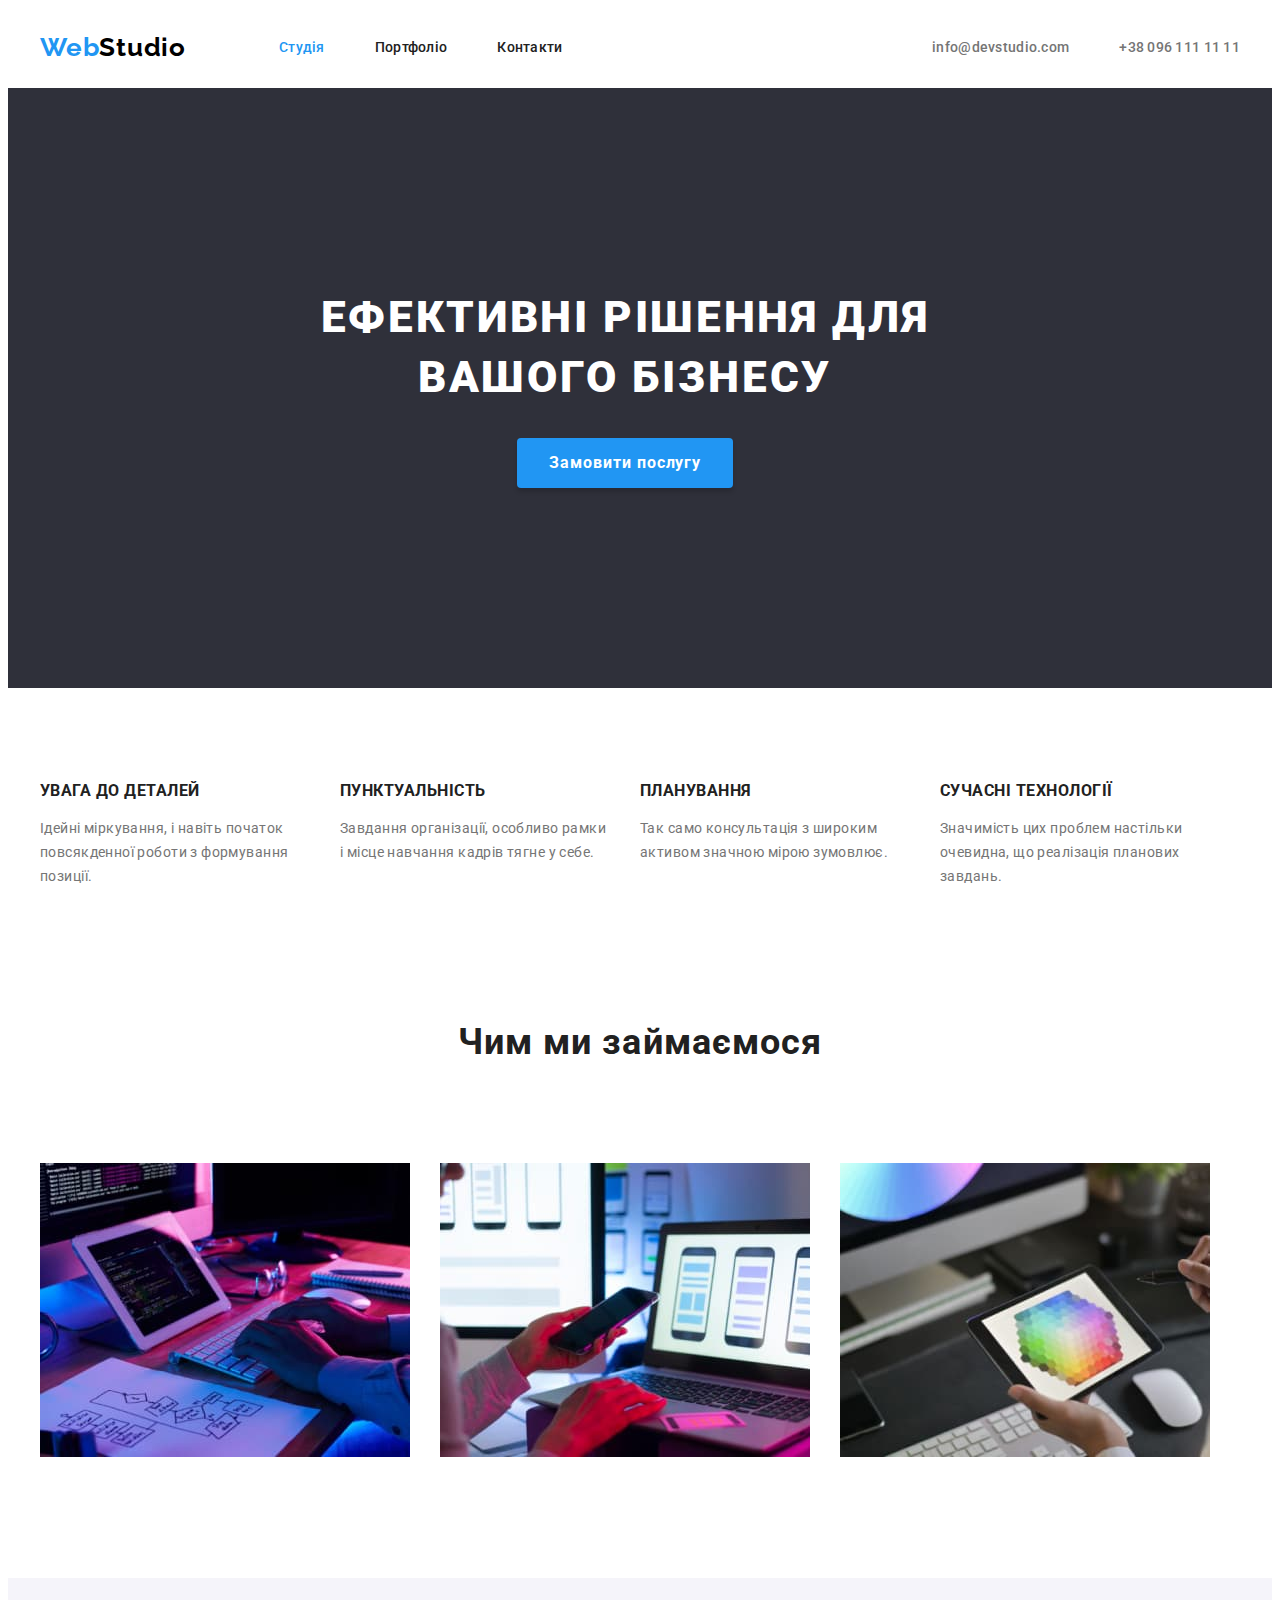
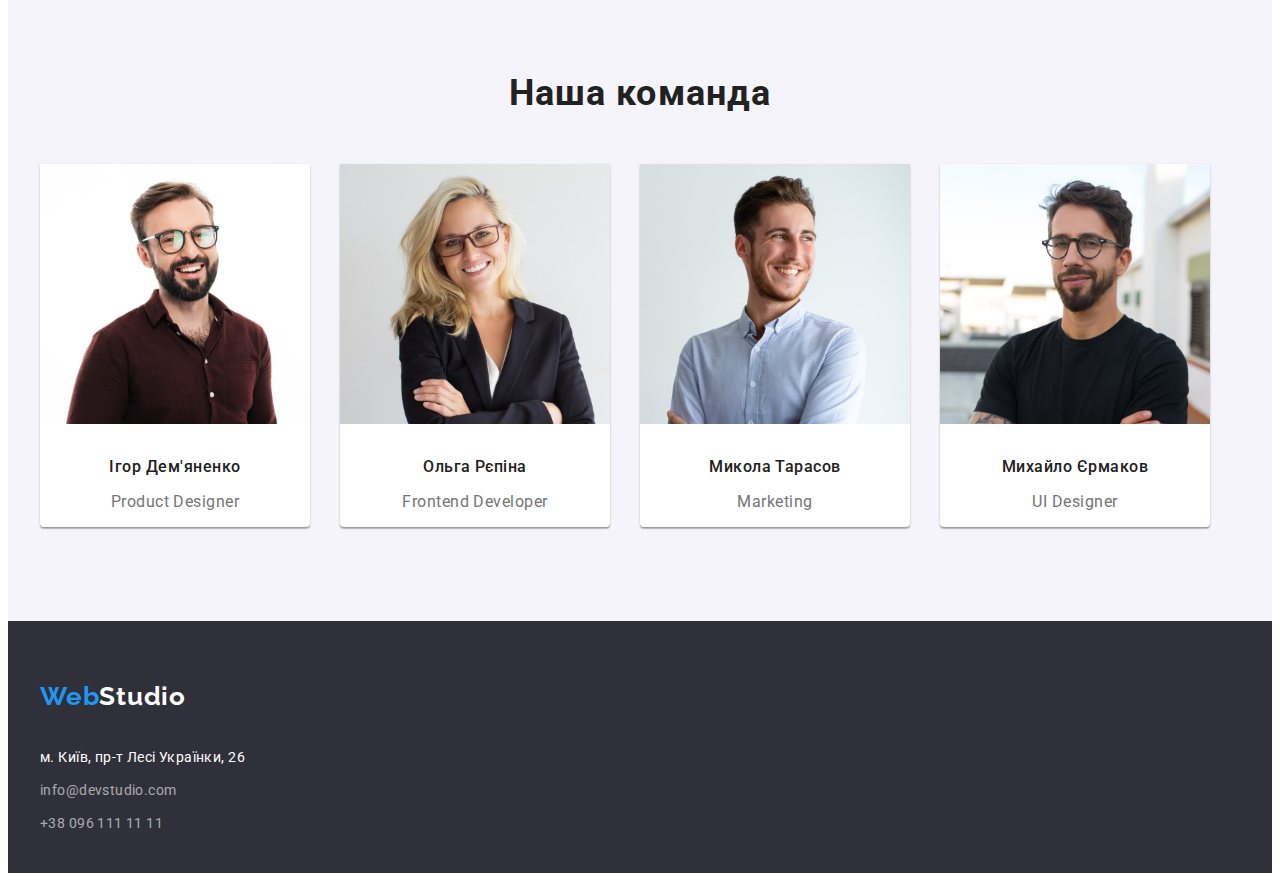
<file: index.html>
<!DOCTYPE html>
<html lang="en">
<head>
    <meta charset="UTF-8">
    <meta http-equiv="X-UA-Compatible" content="IE=edge">
    <meta name="viewport" content="width=device-width, initial-scale=1.0">
    <title>Document</title>
    <link rel="stylesheet" href="./css/styles.css" type="text/css">
    <link rel="preconnect" href="https://fonts.googleapis.com">
    <link rel="preconnect" href="https://fonts.gstatic.com" crossorigin>
    <link href="https://fonts.googleapis.com/css2?family=Raleway:wght@700&family=Roboto:wght@400;500;700;900&family=Tangerine:wght@700&display=swap" rel="stylesheet"> 
    <link rel="preconnect" href="https://fonts.googleapis.com">
    <link rel="preconnect" href="https://fonts.gstatic.com" crossorigin>
    <link href="https://fonts.googleapis.com/css2?family=Roboto:wght@400;500;700;900&family=Tangerine:wght@700&display=swap" rel="stylesheet"> 
</head>
<body>
    <header>
        <div class="container">
            <nav class="main-nav">
                <a href="" class="icon"><span>Web</span>Studio</a>
                <ul class="list">
                    <li class="list-item"><a href="./index.html" class="item current">Студія</a></li>
                    <li class="list-item"><a href="./portfolio.html" class="item">Портфоліо</a></li>
                    <li class="list-item"><a href="./portfolio.html" class="item">Контакти</a></li>
                </ul>
            </nav>
            <a href="mailto:info@devstudio.com" class="link">info@devstudio.com</a>
            <a href="tel:+380961111111" class="link">+38 096 111 11 11</a>
        </div>
    </header>
    <main>
            <section class="section-one">
                <div class="container-two">
                <h1>Ефективні рішення для вашого бізнесу</h1>
                <button class="batton-one" type="button">Замовити послугу</button>
            </div>
            </section>
        <section class="section-two">
            <div class="container-two">
                <h2 class="section-title">Заголовок</h2>
                <ul class="section-two-list">
                    <div class="div-container">
                        <li class="text-item">
                            <h3 class="section-two-title">УВАГА ДО ДЕТАЛЕЙ</h3>
                            <p class="section-two-text">Ідейні міркування, і навіть початок повсякденної роботи з формування позиції.</p>
                        </li>
                        <li class="text-item">
                            <h3 class="section-two-title">ПУНКТУАЛЬНІСТЬ</h3>
                            <p class="section-two-text">Завдання організації, особливо рамки і місце навчання кадрів тягне у себе.</p>
                        </li>
                        <li class="text-item">
                            <h3 class="section-two-title">ПЛАНУВАННЯ</h3>
                            <p class="section-two-text">Так само консультація з широким активом значною мірою зумовлює.</p>
                        </li>
                        <li class="text-item">
                            <h3 class="section-two-title">СУЧАСНІ ТЕХНОЛОГІЇ</h3>
                            <p class="section-two-text">Значимість цих проблем настільки очевидна, що реалізація планових завдань.</p>
                        </li>
                    </div>
                    
                </ul>
            </div>
            
        </section>
        <section id="studio" class="section-three">
            <div class="container-two">
                <h2 class="section-three-title">Чим ми займаємося</h2>
                <ul class="section-three-list">
                    <li class="list-image"><img class="section-three-image" src="./images/img.jpg" width="370" alt="Клавіатура"></li>
                    <li class="list-image"><img class="section-three-image" src="./images/img(1).jpg" width="370" alt="Телефон"></li>
                    <li class="list-image"><img class="section-three-image" src="./images/img(2).jpg" width="370" alt="Планшет"></li>
                </ul>
            </section>
            <section class="section-four">
                <div class="container-two">
                    <h2 class="section-four-title">Наша команда</h2>
                    <ul class="section-four-list">
                     <li class="list-name">
                         <img class="section-four-image" src="./images/img1.jpg" width="270" alt="Ігор Дем'яненко">
                         <h3 class="name">Ігор Дем'яненко</h3>
                         <p class="profession">Product Designer</p>
                     </li>
                     <li class="list-name">
                         <img class="section-four-image" src="./images/img2(1).jpg" width="270" alt="Ольга Рєпіна">
                         <h3 class="name">Ольга Рєпіна</h3>
                         <p class="profession">Frontend Developer</p>
                     </li>
                     <li class="list-name">
                         <img class="section-four-image" src="./images/img3(2).jpg" width="270" alt="Микола Тарасов">
                         <h3 class="name">Микола Тарасов</h3>
                         <p class="profession">Marketing</p>
                     </li>
                     <li class="list-name">
                         <img class="section-four-image" src="./images/img4(3).jpg" width="270" alt="Михайло Єрмаков">
                         <h3 class="name">Михайло Єрмаков</h3>
                         <p class="profession">UI Designer</p>
                     </li>
                    </ul> 
                 </div>
                </div>
               
            
            </section>
    </main> 
    <footer id="contacts">
        <div class="container-two">
            <a href="./index.html" class="icon-two web-link"><span>Web</span><span class="webstudio">Studio</span></a>
            <address>
                <ul class="address-list">
                    <li><a class="address" href="/" target="_blank" rel="noopener noreferrer">м. Київ, пр-т Лесі Українки, 26</a></li>
                    <li><a class="mail" href="mailto:info@devstudio.com">info@devstudio.com</a></li>
                    <li><a class="tel" href="tel:+380961111111">+38 096 111 11 11</a></li>
                </ul>
            </address>
        </div>
    </footer>
</body>
</html>
</file>
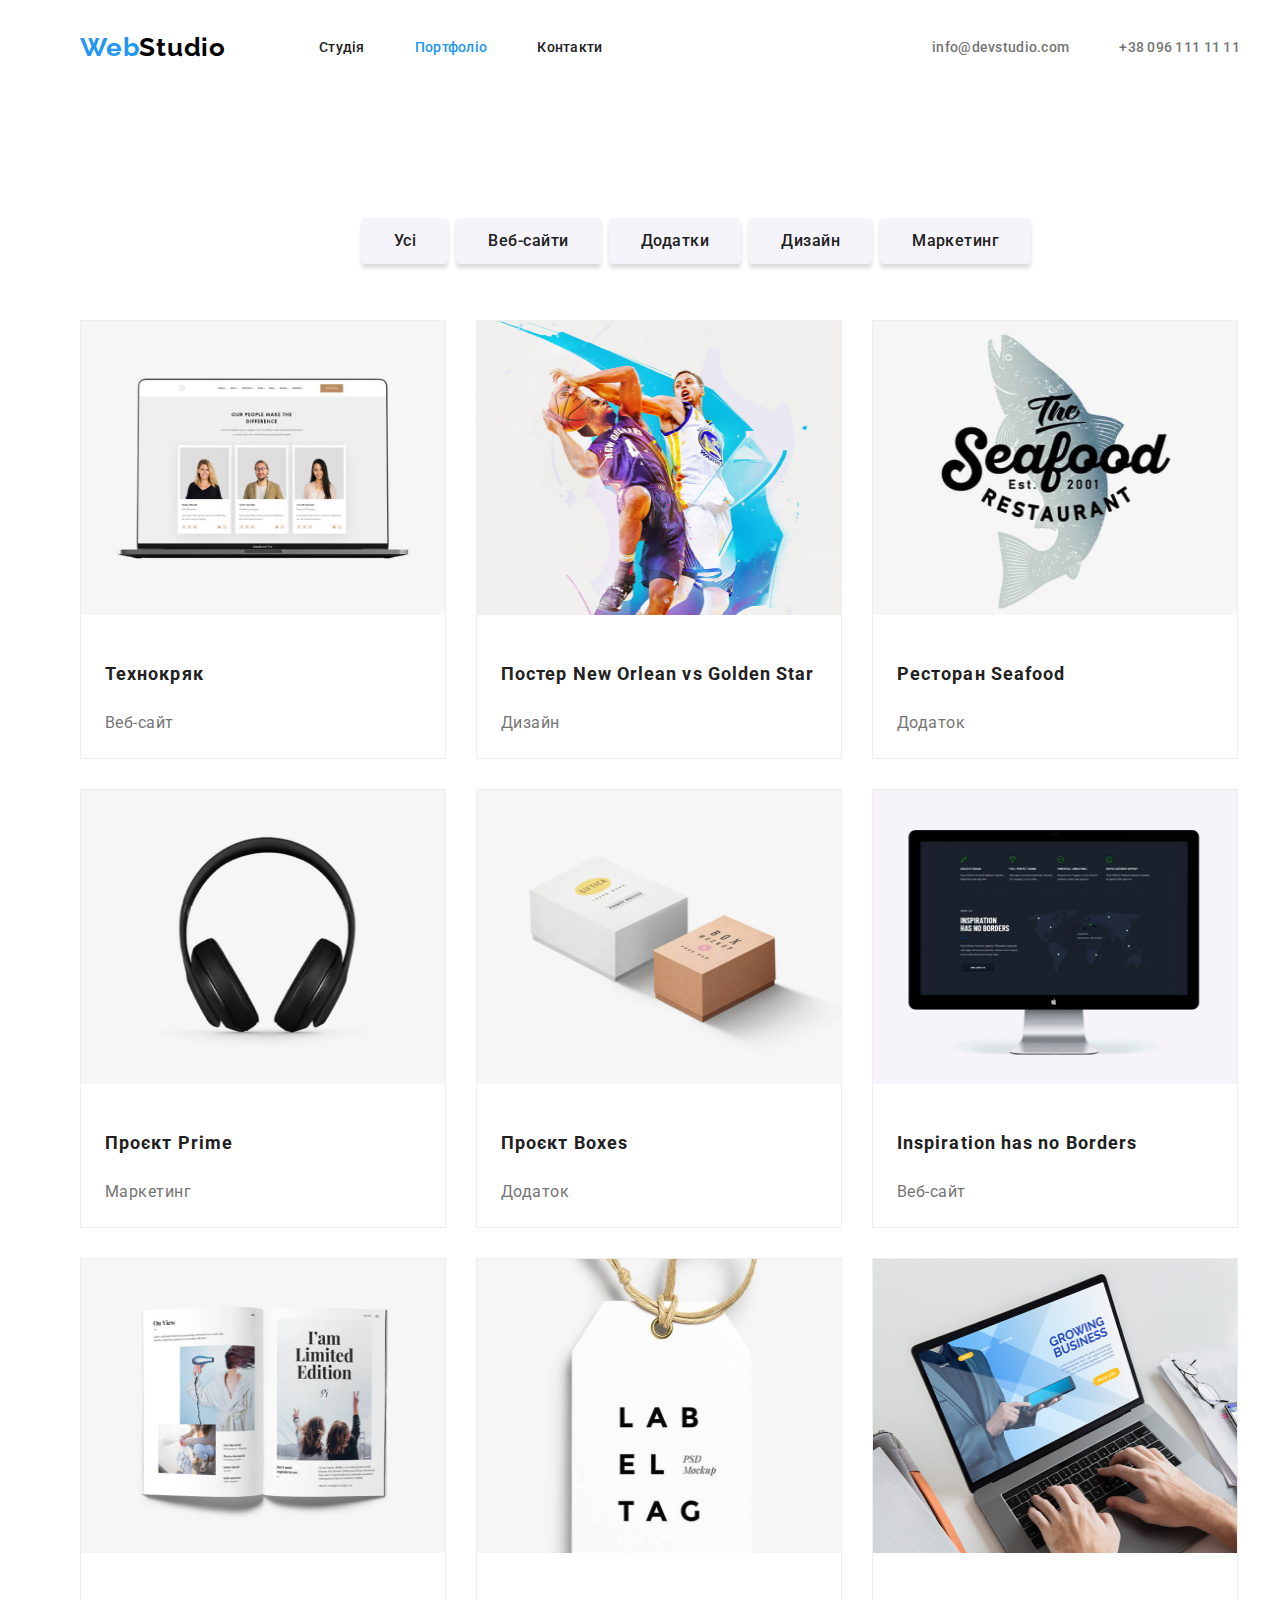
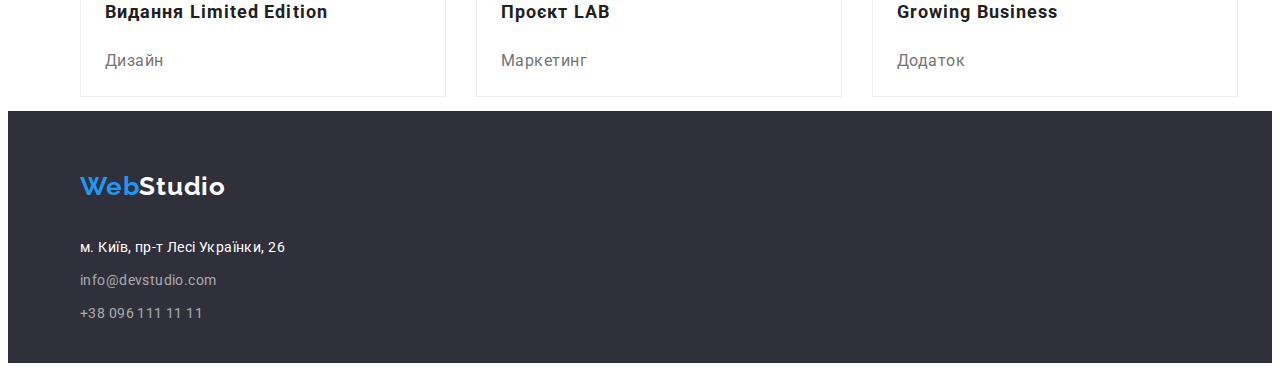
<file: portfolio.html>
<!DOCTYPE html>
<html lang="en">
<head>
    <meta charset="UTF-8">
    <meta http-equiv="X-UA-Compatible" content="IE=edge">
    <meta name="viewport" content="width=device-width, initial-scale=1.0">
    <title>Document</title>
    <link rel="stylesheet" href="./css/styles.css" type="text/css">
    <link rel="preconnect" href="https://fonts.googleapis.com">
    <link rel="preconnect" href="https://fonts.gstatic.com" crossorigin>
    <link href="https://fonts.googleapis.com/css2?family=Raleway:wght@700&family=Roboto:wght@400;500;700;900&family=Tangerine:wght@700&display=swap" rel="stylesheet"> 
    <link rel="preconnect" href="https://fonts.googleapis.com">
    <link rel="preconnect" href="https://fonts.gstatic.com" crossorigin>
    <link href="https://fonts.googleapis.com/css2?family=Roboto:wght@400;500;700;900&family=Tangerine:wght@700&display=swap" rel="stylesheet">
</head>
<body>
    <header class="header-cont">
        <div class="container">
            <nav class="main-nav">
                <a href="" class="icon icon-ter"><span>Web</span>Studio</a>
                <ul class="list">
                    <li class="list-item"><a href="./index.html" class="item">Студія</a></li>
                    <li class="list-item"><a href="#portfolio" class="item current">Портфоліо</a></li>
                    <li class="list-item"><a href="#contacts" class="item">Контакти</a></li>
                </ul>
            </nav>
            <a href="mailto:info@devstudio.com" class="link">info@devstudio.com</a>
            <a href="tel:+380961111111" class="link">+38 096 111 11 11</a>
        </div>
    </header>
    <main>
        <div class="container-two">
            <div class="portfolio-list">
                <div><button class="portfolio-item button-two" type="button">Усі</button></div>
                <div><button class="portfolio-item button-two" type="button">Веб-сайти</button></div>
                <div><button class="portfolio-item button-two" type="button">Додатки</button></div>
                <div><button class="portfolio-item button-two" type="button">Дизайн</button></div>
                <div><button class="portfolio-item button-two button-mark" type="button">Маркетинг</button></div>
            </div>    
            <ul id="portfolio" class="portfolio-image-list">
                <li class="image-list-port">
                    <img class="portfolio-image" src="./images/1img.jpg" alt="Технокряк">
                    <p class="portfolio-title">Технокряк</p>
                    <p class="portfolio-title-two">Веб-сайт</p>
                </li>
                <li class="image-list-port">
                    <img class="portfolio-image" src="./images/2img(1).jpg" alt="Постер New Orlean vs Golden Star">
                    <p class="portfolio-title">Постер New Orlean vs Golden Star</p>
                    <p class="portfolio-title-two">Дизайн</p>
                </li>
                <li class="image-list-port">
                    <img class="portfolio-image" src="./images/3img(2).jpg" alt="Ресторан Seafood">
                    <p class="portfolio-title">Ресторан Seafood</p>
                    <p class="portfolio-title-two">Додаток</p>
                </li>
                <li class="image-list-port">
                    <img class="portfolio-image" src="./images/4img(3).jpg" alt="Проєкт Prime">
                    <p class="portfolio-title">Проєкт Prime</p>
                    <p class="portfolio-title-two">Маркетинг</p>
                </li>
                <li class="image-list-port">
                    <img class="portfolio-image" src="./images/5img(4).jpg" alt="Проєкт Boxes">
                    <p class="portfolio-title">Проєкт Boxes</p>
                    <p class="portfolio-title-two">Додаток</p>
                </li>
                <li class="image-list-port">
                    <img class="portfolio-image" src="./images/6img(5).jpg" alt="Inspiration has no Borders">
                    <p class="portfolio-title">Inspiration has no Borders</p>
                    <p class="portfolio-title-two">Веб-сайт</p>
                </li>
                <li class="image-list-port imagess">
                    <img class="portfolio-image" src="./images/7img(6).jpg" alt="Видання Limited Edition">
                    <p class="portfolio-title">Видання Limited Edition</p>
                    <p class="portfolio-title-two">Дизайн</p>
                </li>
                <li class="image-list-port imagess">
                    <img class="portfolio-image" src="./images/8img(7).jpg" alt="Проєкт LAB">
                    <p class="portfolio-title">Проєкт LAB</p>
                    <p class="portfolio-title-two">Маркетинг</p>
                </li>
                <li class="image-list-port imagess">
                    <img class="portfolio-image" src="./images/9img(8).jpg" alt="Growing Business">
                    <p class="portfolio-title">Growing Business</p>
                    <p class="portfolio-title-two">Додаток</p>
                </li>
            </ul>
        </div>
        
    </main>
    <footer id="contacts">
        <div class="container-two">
            <a href="./index.html" class="icon-two web-link icon-ter"><span>Web</span><span class="webstudio">Studio</span></a>
            <address>
                <ul class="address-list">
                    <li><a class="address icon-ter" href="/" target="_blank" rel="noopener noreferrer">м. Київ, пр-т Лесі Українки, 26</a></li>
                    <li><a class="mail icon-ter" href="mailto:info@devstudio.com">info@devstudio.com</a></li>
                    <li><a class="tel icon-ter" href="tel:+380961111111">+38 096 111 11 11</a></li>
                </ul>
            </address>
        </div>
        
</footer>
</body>
</html>
</file>
<file: css/styles.css>
body {
    
    color: #212121;
    font-family: 'Roboto';
    font-size: 14px;
}

:root {
    --acent: #2196F3;
}

.list,
.section-two-list,
.section-three-list,
.section-four-list,
.section-four-list {
    margin: 0;
    padding: 0;
}

/* ------------------------------------------------------header */
header {
    background-color: #ffffff;
}

.container {
    width: 1200px;
    display: flex;
    flex-direction: row;
    align-items: center;
    padding-left: 15px;
    padding-right: 15px;
    margin-left: auto;
    margin-right: auto;
    height: 80px;
}

.main-nav {
    display: flex;
    align-items: center;
}

.icon {
    flex-direction: row;
    color: #000000;
    font-family: 'Raleway';
    font-weight: 700;
    font-size: 26px;
    line-height: 1.19;
    letter-spacing: 0.03em;
    text-decoration: none;
    padding-top: 24px;
    padding-bottom: 25px;
}

span {
    color: #2196F3;
}

.webstudio {
    color: #FFFFFF;
}

.list {
    display: flex;
    list-style: none;
    margin-left: 93px;
}

.list-item:not(:last-child) {
    margin-right: 50px;
}

.container-two {
    width: 1200px;
    padding-left: 15px;
    padding-right: 15px;
    margin-left: auto;
    margin-right: auto;
}

.icon-ter {
    margin-left: 40px;
}

.item {
    display: block;
    color: #212121;
    font-weight: 500;
    line-height: 1.14;
    letter-spacing: 0.02em;
    text-decoration: none;
}

.current {
    color: var(--acent);
}

.item:hover {
    color: #2196F3;
}

.item:focus {
    color: #2196F3;
}

.link {
    color: #757575;
    font-weight: 500;
    line-height: 1.14;
    letter-spacing: 0.02em;
    text-decoration: none;
    margin-left: auto;
}

.link+.link {
    margin-left: 50px;
}

.link:hover {
    color: #2196F3;
}

.link:focus {
    color: #2196F3;
}

/* ------------------------------------------------------section-one */
.section-one {
    height: 600px;
    background-color: #2F303A;
    
}

h1 {
    width: 696px;
    padding-top: 200px;
    padding-left: 237px;
    padding-right: 237px;
    margin-top: 0;
    margin-bottom: 0;
    color: #ffffff;
    font-weight: 900;
    font-size: 44px;
    line-height: 1.36;
    text-align: center;
    letter-spacing: 0.06em;
    text-transform: uppercase;
}

.batton-one {
    
    box-shadow: 0px 4px 4px rgba(0, 0, 0, 0.15);
    border-radius: 4px;
    border-style: none;
    display: inline-block;
    color: #FFFFFF;
    background-color: #2196F3;
    font-family: inherit;
    font-weight: 700;
    font-size: 16px;
    line-height: 1.88;
    margin-left: 477px;
    letter-spacing: 0.06em;
    cursor: pointer;
    padding: 10px 32px;
    margin-top: 30px;
}



/* ------------------------------------------------------section-two */
.section-title {
    display: none;
}

.section-two {
    background-color: #FFFFFF;
}

.section-two-list {
    list-style: none;
}

.div-container {
    display: flex;
    width: 1600px;
    
}

.text-item:not(:last-child) {
    margin-right: 30px;
}

.section-two-title {
    font-weight: 700;
    line-height: 1.14;
    letter-spacing: 0.03em;
    text-transform: uppercase;
    width: 270px;
    margin-top: 94px;
}

.section-two-text {
    color: #757575;
    font-weight: 400;
    line-height: 1.71;
    letter-spacing: 0.03em;
    width: 270px;
}

/* ------------------------------------------------------section-three */
.section-three {
    background-color: #FFFFFF;
}

.section-three-title {
    font-weight: 700;
    font-size: 36px;
    line-height: 1.17;
    text-align: center;
    letter-spacing: 0.03em;
    margin-top: 118px;
}

.section-three-list {
    list-style: none;
    display: flex;
    margin-top: 50px;
    
}

.section-three-image {
    width: 370px;
    height: 294px;
}

.list-image {
    margin-top: 50px;
}

.list-image:not(:last-child) {
    margin-right: 30px;
}

/* ------------------------------------------------------section-four */
.section-four {
    background-color: #F5F4FA;
}

.section-four-title {
    font-weight: 700;
    font-size: 36px;
    line-height: 1.17;
    text-align: center;
    letter-spacing: 0.03em;
    margin-top: 118px;
    padding-top: 94px;
}

.section-four-list {
    display: flex;
    list-style: none;
    margin-top: 50px;
    
}

.list-name {
    background-color: #ffffff;
    margin-bottom: 94px;
    border-radius: 0px 0px 4px 4px;
    box-shadow: 0px 1px 3px rgba(0, 0, 0, 0.12),
     0px 1px 1px rgba(0, 0, 0, 0.14),
      0px 2px 1px rgba(0, 0, 0, 0.2);
}

.list-name:not(:last-child) {
    margin-right: 30px;
}

.section-four-image {
    width: 270px;
    height: 260px;
}

.name {
    font-weight: 500;
    font-size: 16px;
    line-height: 1.19;
    letter-spacing: 0.03em;
    margin-top: 30px;
    text-align: center;
}

.profession {
    color: #757575;
    font-size: 16px;
    line-height: 1.19;
    letter-spacing: 0.03em;
    margin-top: 10px;
    text-align: center
}

/* ------------------------------------------------------footer */
footer {
    background-color: #2F303A;
    height: 252px;
}

.web-link {
    margin-top: 60px;
    
    margin-bottom: 20px;
}

.icon-two {
    display: inline-block;
    color: #000000;
    font-family: 'Raleway';
    font-weight: 700;
    font-size: 26px;
    line-height: 1.19;
    letter-spacing: 0.03em;
    text-decoration: none;
}

.address-list {
    list-style: none;
    padding-left: 0;
}

.address {
    display: inline-block;
    color: #FFFFFF;
    font-style: normal;
    font-family: 'Roboto';
    font-weight: 400;
    font-size: 14px;
    line-height: 1.71;
    letter-spacing: 0.03em;
    text-decoration: none;
    
    margin-bottom: 9px;
}

.mail {
    display: inline-block;
    color: rgba(255, 255, 255, 0.6);
    font-style: normal;
    font-family: 'Roboto';
    font-weight: 400;
    font-size: 14px;
    line-height: 1.71;
    letter-spacing: 0.03em;
    text-decoration: none;
    
    margin-bottom: 9px;
}

.tel {
    color: rgba(255, 255, 255, 0.6);
    font-style: normal;
    font-size: 14px;
    line-height: 1.71;
    letter-spacing: 0.03em;
    text-decoration: none;
    
}

.address:hover {
    color: #2196F3;
}

.address:focus {
    color: #2196F3;
}

.mail:hover {
    color: #2196F3;
}

.mail:focus {
    color: #2196F3;
}

.tel:hover {
    color: #2196F3;
}

.tel:focus {
    color: #2196F3;
}

/* ------------------------------------------------------portfolio */
.header-cont {
    margin-bottom: 100px;
}

.new-container {
    width: 1600px;
}

.flex-container {
    display: flex;
    flex-wrap: wrap;
}

.flex-element {
    width: 370px;
    margin-right: 30px;
    margin-bottom: 30px;
}

.flex-element:nth-child(3n) {
    margin-right: 0;
}

.flex-element:nth-last-child(-n + 3) {
    margin-bottom: 0;
}

.portfolio-list {
    display: flex;
    list-style: none;
    margin-left: 322px;
}

.portfolio-item {
    margin-right: 8px;
    padding: 0;
}

.button-two {
    border-radius: 4px;
    box-shadow: 0px 4px 4px rgba(0, 0, 0, 0.15);
    border-radius: 4px;
    padding: 6px 22px;
    font-family: inherit;
    font-size: 16px;
    text-align: center;
    cursor: pointer;
    padding: 10px 32px;
    margin-top: 30px;
    border-style: none;
    color: #212121;
    background-color: #F5F4FA;
    font-weight: 500;
    line-height: 1.63;
    letter-spacing: 0.03em;
}

.button-mark {
    margin-right: 0;
}


.portfolio-item:hover {
    color: #FFFFFF;
    background-color: #2196F3;
}

.portfolio-image-list {
    display: flex;
    flex-wrap: wrap;
    list-style: none;
    margin-top: 56px;
}

.image-list-port {
    margin-right: 30px;
    margin-bottom: 30px;
    border: 1px solid #EEEEEE;
}

.image-list-port:nth-child(3n) {
    margin-right: 0;
}

.imagess {
    margin-bottom: 0;
}

.portfolio-image {
    width: 364px;
    height: 294px;
    margin-bottom: 20px;
}

.portfolio-title {
    font-weight: 700;
    font-size: 18px;
    line-height: 2;
    letter-spacing: 0.06em;
    color: #212121;
    margin-bottom: 4px;
    margin-left: 24px;
}

.portfolio-title-two {
    font-size: 16px;
    line-height: 1.88;
    letter-spacing: 0.03em;
    color: #757575;
    margin-left: 24px;
    margin-bottom: 20px;
}
</file>
